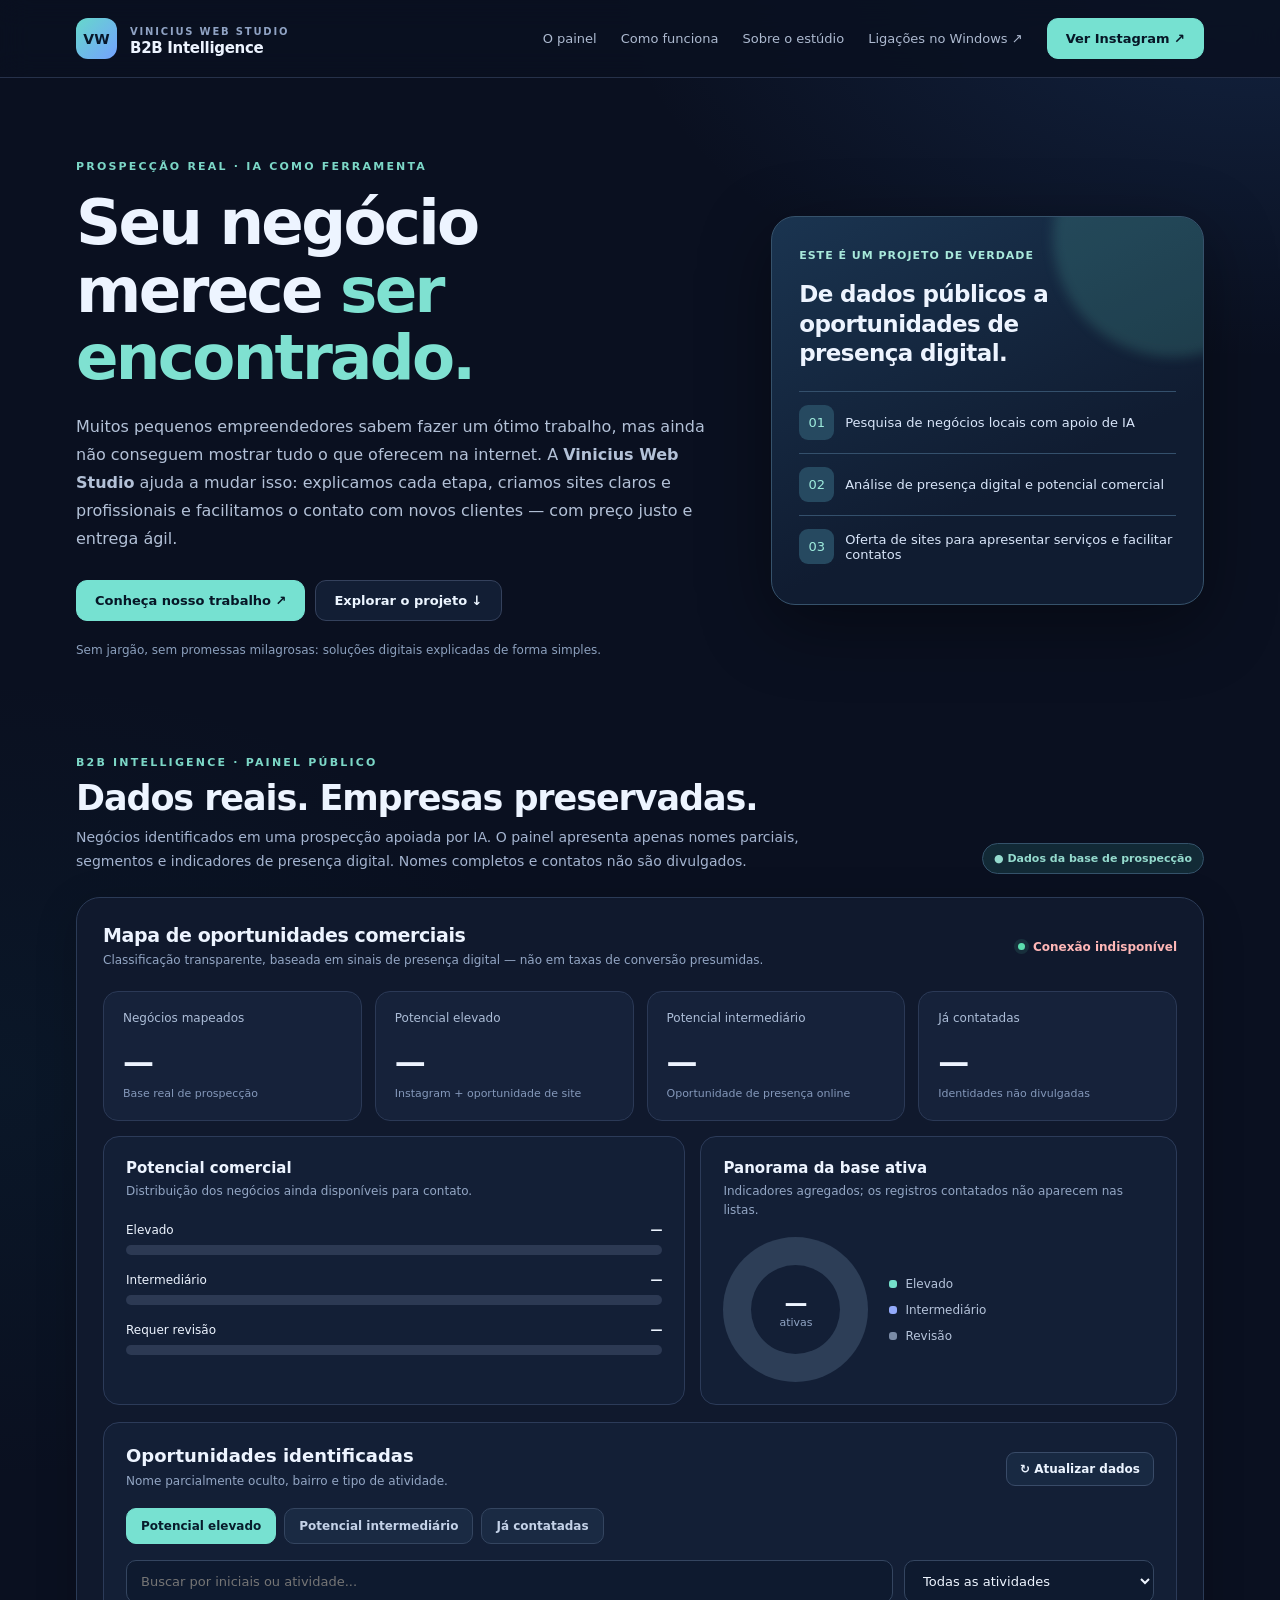
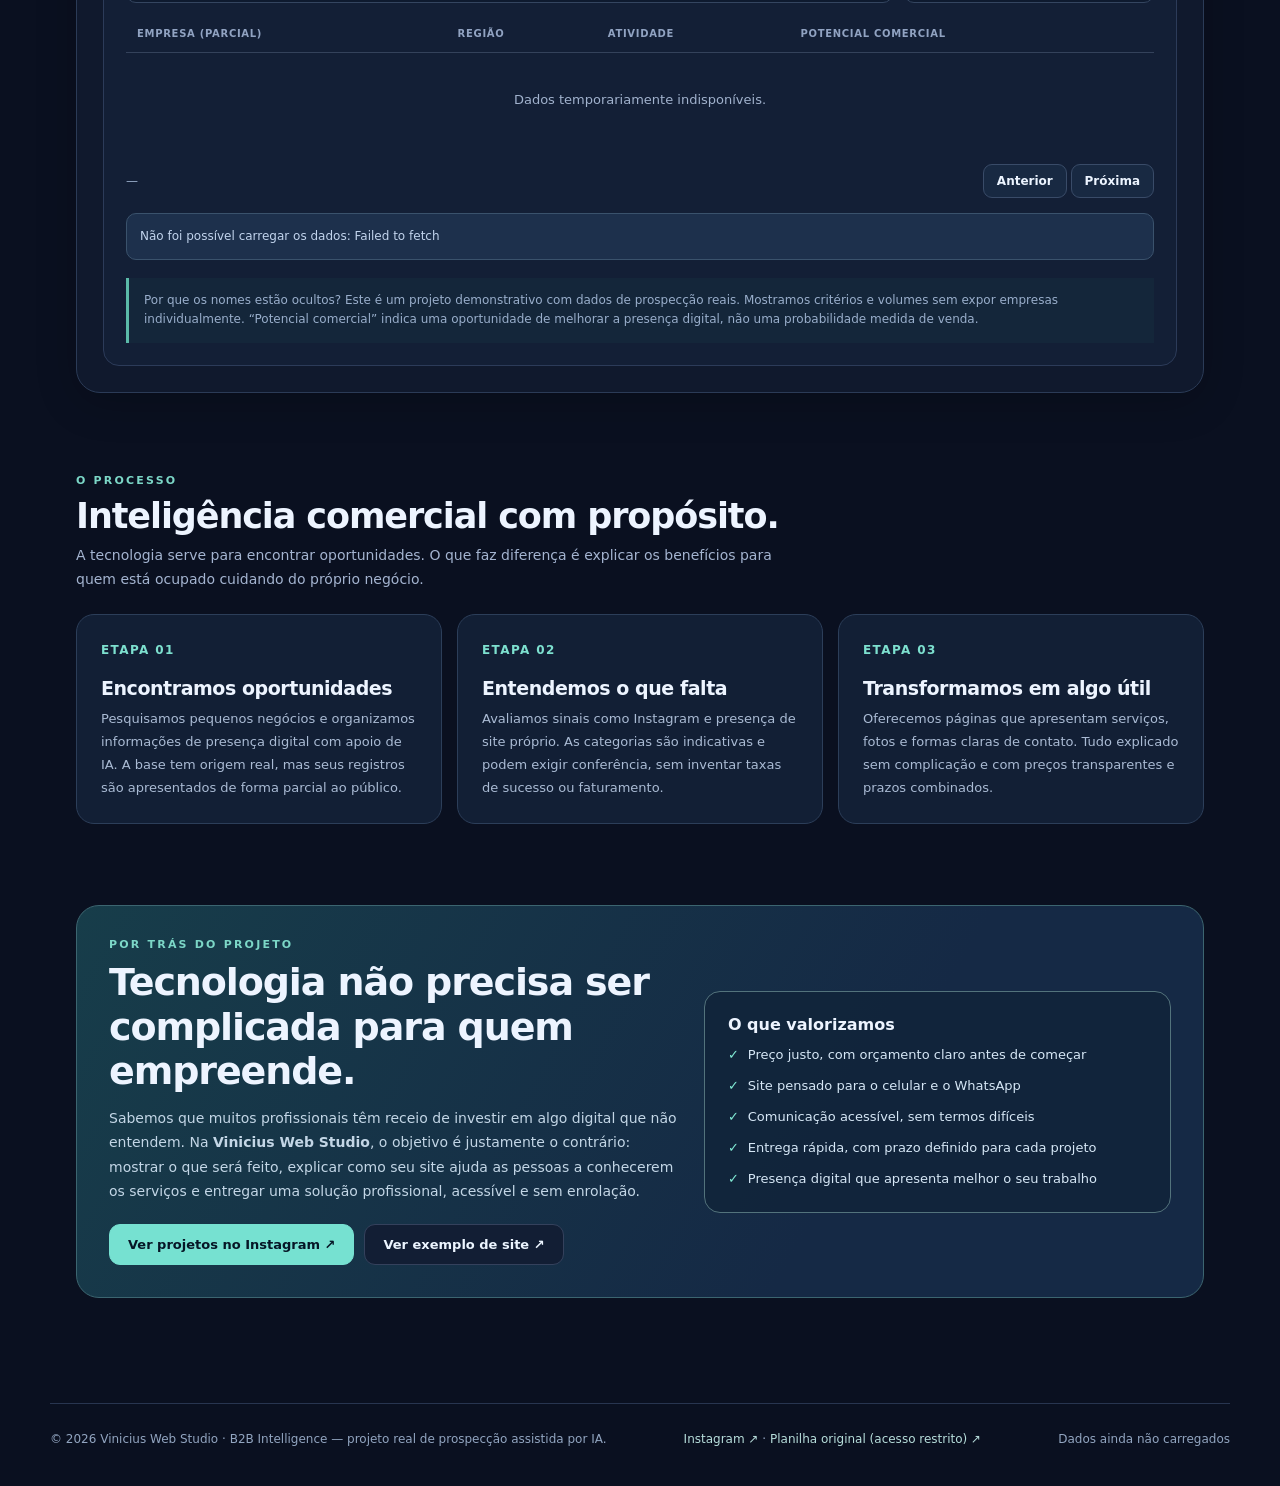
<file: index.html>
<!DOCTYPE html>
<html lang="pt-BR">

<head>
  <meta charset="UTF-8" />
  <meta name="viewport" content="width=device-width, initial-scale=1" />
  <meta name="theme-color" content="#0a1020" />
  <meta name="description"
    content="Vinicius Web Studio: sites profissionais para pequenos negócios com atendimento claro, preço justo e entregas ágeis. B2B Intelligence — dados reais de prospecção com apoio de IA." />
  <title>B2B Intelligence | Vinicius Web Studio</title>
  <style>
    :root {
      font-family: Inter, ui-sans-serif, system-ui, -apple-system, Segoe UI, sans-serif;
      color: #edf4ff;
      background: #0a1020;
      font-synthesis: none;
      scroll-behavior: smooth;
    }

    * {
      box-sizing: border-box;
    }

    body {
      margin: 0;
      overflow-x: hidden;
      background: radial-gradient(ellipse 650px 420px at 98% -2%, rgba(53, 110, 191, .22), transparent), radial-gradient(ellipse 560px 400px at 0 35%, rgba(12, 93, 122, .09), transparent), #0a1020;
    }

    a {
      color: inherit;
    }

    button,
    input,
    select {
      font: inherit;
    }

    button {
      cursor: pointer;
    }

    .shell {
      max-width: 1180px;
      margin: auto;
      padding: 0 26px;
    }

    .nav {
      border-bottom: 1px solid #26314a;
      background: rgba(10, 16, 32, .88);
      backdrop-filter: blur(14px);
      position: sticky;
      top: 0;
      z-index: 20;
    }

    .nav-inner {
      min-height: 77px;
      display: flex;
      align-items: center;
      justify-content: space-between;
      gap: 22px;
    }

    .brand {
      display: flex;
      align-items: center;
      gap: 13px;
      text-decoration: none;
    }

    .brand-logo {
      background: linear-gradient(135deg, #66d8cb, #74a2ff);
      color: #08172a;
      width: 41px;
      height: 41px;
      display: grid;
      place-items: center;
      border-radius: 12px;
      font-size: 14px;
      font-weight: 950;
    }

    .brand-text strong {
      display: block;
      font-size: 15px;
      letter-spacing: -.3px;
    }

    .brand-text small {
      color: #90a3c4;
      font-size: 10px;
      letter-spacing: 1.8px;
      font-weight: 700;
    }

    .navlinks {
      display: flex;
      align-items: center;
      gap: 24px;
    }

    .navlinks a:not(.btn) {
      font-size: 13px;
      color: #adbad0;
      text-decoration: none;
      white-space: nowrap;
    }

    .navlinks a:hover {
      color: #f0f8ff;
    }

    .btn {
      display: inline-flex;
      align-items: center;
      justify-content: center;
      gap: 9px;
      padding: 12px 18px;
      border-radius: 11px;
      text-decoration: none;
      font-size: 13px;
      font-weight: 750;
      border: 1px solid #425578;
      color: #ecf5ff;
      background: #172842;
      white-space: nowrap;
    }

    .btn:hover {
      filter: brightness(1.08);
      transform: translateY(-1px);
    }

    .btn-primary {
      color: #061626;
      background: #76e1d1;
      border-color: #76e1d1;
    }

    .btn-ghost {
      background: #121e34;
      border-color: #34415c;
    }

    .hero {
      padding: 82px 0 64px;
      display: grid;
      grid-template-columns: minmax(0, 1.2fr) minmax(300px, .8fr);
      gap: 46px;
      align-items: center;
    }

    .eyebrow {
      text-transform: uppercase;
      letter-spacing: 2.2px;
      color: #7cd7c7;
      font-size: 11px;
      font-weight: 800;
    }

    .hero h1 {
      font-size: clamp(36px, 4.9vw, 65px);
      letter-spacing: -2.7px;
      line-height: 1.08;
      margin: 16px 0 21px;
      max-width: 800px;
    }

    .hero h1 em {
      color: #7fe1d1;
      font-style: normal;
    }

    .hero .lead {
      color: #b3c1d7;
      line-height: 1.75;
      font-size: 16px;
      max-width: 630px;
      margin: 0 0 27px;
    }

    .actions {
      display: flex;
      gap: 10px;
      flex-wrap: wrap;
    }

    .footnote {
      color: #8ca0bd;
      font-size: 12px;
      margin-top: 20px;
      line-height: 1.65;
    }

    .hero-card {
      background: linear-gradient(155deg, #1a3450, #101c31 65%);
      border: 1px solid #36526b;
      border-radius: 24px;
      padding: 27px;
      box-shadow: 0 20px 70px #0006;
      position: relative;
      overflow: hidden;
    }

    .hero-card:before {
      content: "";
      position: absolute;
      right: -90px;
      top: -100px;
      width: 240px;
      height: 240px;
      border-radius: 50%;
      background: #64ddc42b;
      filter: blur(6px);
    }

    .hc-label {
      display: inline-block;
      font-size: 11px;
      font-weight: 750;
      color: #a8e9db;
      letter-spacing: 1px;
    }

    .hero-card h2 {
      font-size: 23px;
      line-height: 1.3;
      letter-spacing: -.6px;
      margin: 17px 0 22px;
      max-width: 260px;
      position: relative;
    }

    .hc-row {
      position: relative;
      display: flex;
      align-items: center;
      gap: 11px;
      padding: 13px 0;
      border-top: 1px solid #34506c;
      color: #d8e5f9;
      font-size: 13px;
    }

    .hc-icon {
      width: 35px;
      height: 35px;
      border-radius: 9px;
      background: #264960;
      display: grid;
      place-items: center;
      color: #9debdc;
      flex: none;
    }

    .section {
      padding: 31px 0 50px;
      scroll-margin-top: 95px;
    }

    .heading {
      display: flex;
      justify-content: space-between;
      align-items: end;
      gap: 22px;
      flex-wrap: wrap;
      margin-bottom: 23px;
    }

    .heading h2 {
      font-size: clamp(23px, 3vw, 35px);
      line-height: 1.15;
      letter-spacing: -1.1px;
      margin: 9px 0 8px;
    }

    .desc {
      color: #a4b4d0;
      max-width: 730px;
      line-height: 1.7;
      font-size: 14px;
      margin: 0;
    }

    .tag {
      display: inline-flex;
      align-items: center;
      gap: 7px;
      border: 1px solid #34526a;
      padding: 8px 11px;
      border-radius: 99px;
      color: #94dacd;
      background: #122a36;
      font-size: 11px;
      font-weight: 750;
      white-space: nowrap;
    }

    .dashboard {
      border: 1px solid #2b3b57;
      background: #10192d;
      border-radius: 24px;
      padding: 26px;
      box-shadow: 0 10px 42px #0003;
    }

    .dash-head {
      display: flex;
      justify-content: space-between;
      gap: 14px;
      align-items: center;
      flex-wrap: wrap;
      margin-bottom: 21px;
    }

    .dash-head h3 {
      margin: 0 0 5px;
      font-size: 19px;
      letter-spacing: -.4px;
    }

    .muted {
      font-size: 12px;
      line-height: 1.6;
      color: #93a6c4;
    }

    .live {
      display: inline-flex;
      align-items: center;
      gap: 8px;
      font-size: 12px;
      color: #88d6bd;
      font-weight: 700;
    }

    .live:before {
      content: "";
      width: 7px;
      height: 7px;
      border-radius: 50%;
      background: #5bddae;
      box-shadow: 0 0 0 4px #5bddae1d;
    }

    .stats {
      display: grid;
      grid-template-columns: repeat(4, minmax(0, 1fr));
      gap: 13px;
    }

    .stat {
      background: #16223a;
      border: 1px solid #2b3956;
      border-radius: 15px;
      padding: 19px;
      min-width: 0;
    }

    .stat small {
      font-size: 12px;
      color: #acbdd7;
      display: block;
      min-height: 20px;
    }

    .stat strong {
      display: block;
      font-size: 31px;
      letter-spacing: -1px;
      margin: 12px 0 3px;
    }

    .stat span {
      font-size: 11px;
      color: #8498ba;
    }

    .charts {
      display: grid;
      grid-template-columns: 1.1fr .9fr;
      gap: 15px;
      margin-top: 15px;
    }

    .card {
      background: #131f36;
      border: 1px solid #2c3b59;
      border-radius: 16px;
      padding: 22px;
      min-width: 0;
    }

    .card h4 {
      font-size: 15px;
      margin: 0 0 5px;
    }

    .bars {
      display: grid;
      gap: 18px;
      margin-top: 22px;
    }

    .bar-name {
      display: flex;
      justify-content: space-between;
      gap: 10px;
      font-size: 12px;
      margin-bottom: 8px;
    }

    .track {
      width: 100%;
      background: #2c3953;
      height: 10px;
      border-radius: 12px;
      overflow: hidden;
    }

    .fill {
      height: 100%;
      width: 0;
      border-radius: 12px;
      background: #75e0ca;
      transition: width .4s;
    }

    .fill.medium {
      background: #93aafb;
    }

    .fill.other {
      background: #7a8ba6;
    }

    .ring-row {
      display: flex;
      align-items: center;
      gap: 21px;
      margin-top: 17px;
    }

    .ring {
      position: relative;
      flex: none;
      display: grid;
      place-items: center;
      height: 145px;
      width: 145px;
      border-radius: 50%;
      background: #2d3e57;
    }

    .ring:after {
      content: "";
      position: absolute;
      inset: 28px;
      border-radius: 50%;
      background: #131f36;
    }

    .ring-center {
      z-index: 1;
      font-size: 23px;
      font-weight: 850;
      text-align: center;
    }

    .ring-center small {
      display: block;
      font-size: 11px;
      font-weight: 500;
      color: #90a4c4;
    }

    .legend {
      display: grid;
      gap: 12px;
    }

    .legend span {
      display: flex;
      align-items: center;
      gap: 8px;
      font-size: 12px;
      color: #b6c4db;
    }

    .legend i {
      width: 8px;
      height: 8px;
      border-radius: 3px;
      background: #75e0ca;
    }

    .legend i.med {
      background: #93aafb;
    }

    .legend i.other {
      background: #7a8ba6;
    }

    .directory {
      margin-top: 17px;
    }

    .dir-head {
      display: flex;
      justify-content: space-between;
      gap: 15px;
      align-items: center;
      flex-wrap: wrap;
      margin-bottom: 14px;
    }

    .dir-head h3 {
      font-size: 18px;
      margin: 0 0 6px;
    }

    .tabs {
      display: flex;
      gap: 8px;
      flex-wrap: wrap;
      margin: 16px 0;
    }

    .tabs button {
      padding: 10px 14px;
      border-radius: 10px;
      border: 1px solid #344560;
      background: #1a2a43;
      color: #c4d2e8;
      font-size: 12px;
      font-weight: 730;
    }

    .tabs button.active {
      background: #77e1d1;
      color: #081c2c;
      border-color: #77e1d1;
    }

    .filters {
      display: grid;
      grid-template-columns: 1fr 250px;
      gap: 11px;
      margin-bottom: 12px;
    }

    .filters input,
    .filters select {
      min-width: 0;
      width: 100%;
      padding: 12px 14px;
      background: #0e1a2f;
      border: 1px solid #344560;
      color: #eef5ff;
      border-radius: 10px;
      font-size: 13px;
    }

    .filters input:focus,
    .filters select:focus {
      outline: 2px solid #66d6ca;
      outline-offset: 1px;
    }

    .table-wrap {
      overflow-x: auto;
    }

    table {
      width: 100%;
      border-collapse: collapse;
      text-align: left;
    }

    th {
      font-size: 10px;
      color: #91a3c2;
      letter-spacing: .7px;
      padding: 13px 11px;
      border-bottom: 1px solid #34425b;
    }

    td {
      padding: 15px 11px;
      border-bottom: 1px solid #26344c;
      font-size: 13px;
      color: #d9e6f8;
    }

    tr:last-child td {
      border-bottom: none;
    }

    .business {
      display: flex;
      align-items: center;
      gap: 11px;
      min-width: 150px;
    }

    .avatar {
      width: 38px;
      height: 38px;
      border-radius: 11px;
      display: grid;
      place-items: center;
      font-weight: 800;
      color: #b7eee4;
      background: #214357;
      flex: none;
    }

    .alias {
      font-weight: 750;
    }

    .micro {
      font-size: 10px;
      color: #8499b7;
      margin-top: 4px;
    }

    .pill {
      display: inline-block;
      background: #1c463f;
      color: #92e1bf;
      padding: 6px 10px;
      border-radius: 99px;
      font-size: 11px;
      font-weight: 750;
      white-space: nowrap;
    }

    .pill.med {
      background: #2b3f66;
      color: #bfd2ff;
    }

    .pagination {
      display: flex;
      justify-content: space-between;
      align-items: center;
      gap: 15px;
      margin-top: 18px;
      flex-wrap: wrap;
      font-size: 12px;
      color: #99adca;
    }

    .pagination button,
    .refresh {
      padding: 9px 13px;
      border: 1px solid #394b68;
      border-radius: 9px;
      background: #182942;
      color: #ecf4ff;
      font-size: 12px;
      font-weight: 700;
    }

    .pagination button:disabled {
      opacity: .35;
      cursor: default;
    }

    .empty {
      padding: 36px 14px;
      text-align: center;
      color: #a1b2cd;
      line-height: 1.65;
    }

    .notice {
      color: #c2d4ed;
      background: #1d304c;
      border: 1px solid #3a526c;
      padding: 13px;
      border-radius: 10px;
      font-size: 12px;
      line-height: 1.6;
      margin-top: 15px;
    }

    .privacy {
      margin-top: 18px;
      color: #99aecb;
      font-size: 12px;
      line-height: 1.6;
      padding: 13px 15px;
      border-left: 3px solid #5bbaa9;
      background: #14263a;
    }

    .steps {
      display: grid;
      grid-template-columns: repeat(3, minmax(0, 1fr));
      gap: 15px;
    }

    .step {
      background: #121f35;
      border: 1px solid #2c3e59;
      border-radius: 18px;
      padding: 24px;
    }

    .step strong.num {
      font-size: 12px;
      color: #7de0cf;
      letter-spacing: 1.4px;
    }

    .step h3 {
      font-size: 19px;
      letter-spacing: -.45px;
      margin: 19px 0 9px;
    }

    .step p {
      margin: 0;
      color: #aabbd4;
      font-size: 13px;
      line-height: 1.75;
    }

    .pitch {
      display: grid;
      grid-template-columns: 1.1fr .9fr;
      gap: 24px;
      align-items: center;
      border: 1px solid #3c6570;
      background: linear-gradient(120deg, #173d4a, #152945 68%);
      border-radius: 23px;
      padding: 32px;
    }

    .pitch h2 {
      margin: 9px 0 12px;
      font-size: clamp(26px, 3.2vw, 38px);
      line-height: 1.17;
      letter-spacing: -1.1px;
    }

    .pitch p {
      color: #c3d6e6;
      line-height: 1.75;
      font-size: 14px;
      margin: 0 0 20px;
    }

    .pitch-aside {
      background: #102337ba;
      border: 1px solid #53737c;
      border-radius: 16px;
      padding: 23px;
    }

    .pitch-aside h3 {
      margin: 0 0 12px;
      font-size: 16px;
    }

    .pitch-aside ul {
      list-style: none;
      margin: 0;
      padding: 0;
      display: grid;
      gap: 13px;
    }

    .pitch-aside li {
      display: flex;
      gap: 9px;
      font-size: 13px;
      color: #d6e7f6;
      line-height: 1.4;
    }

    .pitch-aside li:before {
      content: '✓';
      color: #81ebd5;
      font-weight: 900;
    }

    .footer {
      border-top: 1px solid #283550;
      margin-top: 55px;
      padding: 28px 0 40px;
      color: #92a5c0;
      font-size: 12px;
      display: flex;
      justify-content: space-between;
      gap: 15px;
      flex-wrap: wrap;
      align-items: center;
    }

    .footer a {
      color: #b7dedb;
      text-decoration: none;
    }

    #setup {
      display: none;
      border: 1px dashed #5a7897;
      background: #182c43;
      border-radius: 14px;
      padding: 19px;
      margin-bottom: 18px;
    }

    .setup-row {
      display: flex;
      gap: 9px;
      margin-top: 11px;
    }

    .setup-row input {
      min-width: 0;
      flex: 1;
      padding: 12px;
      border-radius: 8px;
      background: #0f1d30;
      border: 1px solid #526a87;
      color: white;
    }

    .setup-row button {
      padding: 10px 16px;
      border-radius: 8px;
      border: 0;
      background: #80e1d0;
      color: #092138;
      font-weight: 800;
    }

    [hidden] {
      display: none !important;
    }

    @media(max-width:930px) {
      .hero {
        grid-template-columns: 1fr;
        gap: 28px;
        padding: 60px 0 30px
      }

      .hero-card {
        max-width: 600px
      }

      .navlinks a:not(.btn) {
        display: none
      }

      .charts,
      .pitch {
        grid-template-columns: 1fr
      }

      .stats {
        grid-template-columns: repeat(2, minmax(0, 1fr));
      }
    }

    @media(max-width:620px) {
      .shell {
        padding: 0 16px
      }

      .nav-inner {
        min-height: 65px
      }

      .hero {
        padding: 45px 0 28px
      }

      .hero h1 {
        letter-spacing: -1.8px
      }

      .hero .lead {
        font-size: 14px
      }

      .hero-card {
        padding: 23px
      }

      .dashboard {
        padding: 15px;
        border-radius: 17px
      }

      .stats {
        gap: 8px
      }

      .stat {
        padding: 14px
      }

      .stat strong {
        font-size: 26px
      }

      .charts {
        gap: 9px
      }

      .card {
        padding: 17px
      }

      .ring {
        width: 116px;
        height: 116px
      }

      .ring:after {
        inset: 23px
      }

      .ring-row {
        gap: 12px
      }

      .filters {
        grid-template-columns: 1fr
      }

      .steps {
        grid-template-columns: 1fr
      }

      .pitch {
        padding: 23px
      }

      .actions .btn {
        white-space: normal;
        text-align: center
      }

      .setup-row {
        flex-direction: column
      }

      .navlinks .btn {
        font-size: 11px;
        padding: 10px 11px
      }

      .brand-text strong {
        font-size: 12px
      }

      .brand-logo {
        width: 36px;
        height: 36px;
        font-size: 11px
      }
    }

    @media(max-width:380px) {
      .stats {
        grid-template-columns: 1fr 1fr
      }

      .stat small {
        font-size: 11px
      }

      .ring-row {
        flex-direction: column;
        align-items: start
      }

      .tabs button {
        font-size: 11px;
        padding: 9px
      }
    }
  </style>
</head>

<body>
  <header class="nav">
    <div class="shell nav-inner">
      <a class="brand" href="#inicio" aria-label="Vinicius Web Studio, voltar ao início">
        <span class="brand-logo">VW</span>
        <span class="brand-text"><small>VINICIUS WEB STUDIO</small><strong>B2B Intelligence</strong></span>
      </a>
      <nav class="navlinks" aria-label="Navegação">
        <a href="#painel">O painel</a><a href="#metodo">Como funciona</a><a href="#servicos">Sobre o estúdio</a>
        <a href="http://127.0.0.1:3842/" target="_blank" rel="noopener noreferrer"
          title="Abra Iniciar.cmd no Windows antes de acessar">Ligações no Windows ↗</a>
        <a class="btn btn-primary" href="https://www.instagram.com/vinicius.webstudio/" target="_blank"
          rel="noopener noreferrer">Ver Instagram ↗</a>
      </nav>
    </div>
  </header>
  <main class="shell" id="inicio">
    <section class="hero" aria-label="Apresentação">
      <div>
        <div class="eyebrow">PROSPECÇÃO REAL · IA COMO FERRAMENTA</div>
        <h1>Seu negócio merece <em>ser encontrado.</em></h1>
        <p class="lead">Muitos pequenos empreendedores sabem fazer um ótimo trabalho, mas ainda não conseguem mostrar
          tudo o que oferecem na internet. A <strong>Vinicius Web Studio</strong> ajuda a mudar isso: explicamos cada
          etapa, criamos sites claros e profissionais e facilitamos o contato com novos clientes — com preço justo e
          entrega ágil.</p>
        <div class="actions">
          <a class="btn btn-primary" href="https://www.instagram.com/vinicius.webstudio/" target="_blank"
            rel="noopener noreferrer">Conheça nosso trabalho ↗</a>
          <a class="btn btn-ghost" href="#painel">Explorar o projeto ↓</a>
        </div>
        <div class="footnote">Sem jargão, sem promessas milagrosas: soluções digitais explicadas de forma simples.</div>
      </div>
      <aside class="hero-card">
        <span class="hc-label">ESTE É UM PROJETO DE VERDADE</span>
        <h2>De dados públicos a oportunidades de presença digital.</h2>
        <div class="hc-row"><span class="hc-icon">01</span> Pesquisa de negócios locais com apoio de IA</div>
        <div class="hc-row"><span class="hc-icon">02</span> Análise de presença digital e potencial comercial</div>
        <div class="hc-row"><span class="hc-icon">03</span> Oferta de sites para apresentar serviços e facilitar
          contatos</div>
      </aside>
    </section>

    <section class="section" id="painel">
      <div class="heading">
        <div>
          <div class="eyebrow">B2B INTELLIGENCE · PAINEL PÚBLICO</div>
          <h2>Dados reais. Empresas preservadas.</h2>
          <p class="desc">Negócios identificados em uma prospecção apoiada por IA. O painel apresenta apenas nomes
            parciais, segmentos e indicadores de presença digital. Nomes completos e contatos não são divulgados.</p>
        </div>
        <span class="tag">● Dados da base de prospecção</span>
      </div>
      <div class="dashboard">
        <div id="setup"><strong>Conectar o dashboard ao seu Cloudflare Worker</strong>
          <p class="muted">Insira o endereço da API para testar. Para que visitantes também recebam os dados, configure
            o endereço dentro do arquivo index.html antes de publicar.</p>
          <div class="setup-row"><input type="url" id="apiInput" placeholder="https://seu-worker.workers.dev" /><button
              id="saveApi">Conectar</button></div>
        </div>
        <div class="dash-head">
          <div>
            <h3>Mapa de oportunidades comerciais</h3>
            <div class="muted">Classificação transparente, baseada em sinais de presença digital — não em taxas de
              conversão presumidas.</div>
          </div><span class="live" id="connection" aria-live="polite">Carregando...</span>
        </div>
        <div class="stats" aria-label="Indicadores da prospecção">
          <article class="stat"><small>Negócios mapeados</small><strong id="total">—</strong><span>Base real de
              prospecção</span></article>
          <article class="stat"><small>Potencial elevado</small><strong id="alta">—</strong><span>Instagram +
              oportunidade de site</span></article>
          <article class="stat"><small>Potencial intermediário</small><strong id="media">—</strong><span>Oportunidade de
              presença online</span></article>
          <article class="stat"><small>Já contatadas</small><strong id="contatadas">—</strong><span>Identidades não
              divulgadas</span></article>
        </div>
        <div class="charts">
          <div class="card">
            <h4>Potencial comercial</h4>
            <div class="muted">Distribuição dos negócios ainda disponíveis para contato.</div>
            <div class="bars">
              <div>
                <div class="bar-name"><span>Elevado</span><b id="altaBarN">—</b></div>
                <div class="track">
                  <div class="fill" id="altaBar"></div>
                </div>
              </div>
              <div>
                <div class="bar-name"><span>Intermediário</span><b id="mediaBarN">—</b></div>
                <div class="track">
                  <div class="fill medium" id="mediaBar"></div>
                </div>
              </div>
              <div>
                <div class="bar-name"><span>Requer revisão</span><b id="revisarBarN">—</b></div>
                <div class="track">
                  <div class="fill other" id="revisarBar"></div>
                </div>
              </div>
            </div>
          </div>
          <div class="card">
            <h4>Panorama da base ativa</h4>
            <div class="muted">Indicadores agregados; os registros contatados não aparecem nas listas.</div>
            <div class="ring-row">
              <div class="ring" id="ring">
                <div class="ring-center" id="activeTotal">—<small>ativas</small></div>
              </div>
              <div class="legend"><span><i></i> Elevado</span><span><i class="med"></i> Intermediário</span><span><i
                    class="other"></i> Revisão</span></div>
            </div>
          </div>
        </div>
        <div class="card directory">
          <div class="dir-head">
            <div>
              <h3>Oportunidades identificadas</h3>
              <div class="muted">Nome parcialmente oculto, bairro e tipo de atividade.</div>
            </div><button class="refresh" id="reload" type="button">↻ Atualizar dados</button>
          </div>
          <div class="tabs" role="tablist" aria-label="Categorias de potencial"><button type="button" class="active"
              id="tabAlta" data-tab="alta" role="tab" aria-selected="true">Potencial elevado</button><button
              type="button" id="tabMedia" data-tab="media" role="tab" aria-selected="false">Potencial
              intermediário</button><button type="button" id="tabContatadas" data-tab="contatadas" role="tab"
              aria-selected="false">Já contatadas</button></div>
          <div id="listArea">
            <div class="filters"><input id="search" type="search" placeholder="Buscar por iniciais ou atividade..."
                aria-label="Buscar oportunidades" /><select id="segmento" aria-label="Filtrar por especialidade">
                <option value="">Todas as atividades</option>
              </select></div>
            <div class="table-wrap">
              <table>
                <thead>
                  <tr>
                    <th>EMPRESA (PARCIAL)</th>
                    <th>REGIÃO</th>
                    <th>ATIVIDADE</th>
                    <th>POTENCIAL COMERCIAL</th>
                  </tr>
                </thead>
                <tbody id="rows">
                  <tr>
                    <td colspan="4" class="empty">Buscando dados...</td>
                  </tr>
                </tbody>
              </table>
            </div>
            <div class="pagination"><span id="showing">—</span>
              <div><button type="button" id="prev">Anterior</button> <button type="button" id="next">Próxima</button>
              </div>
            </div>
          </div>
          <div id="contactArea" hidden class="empty">As empresas já contatadas continuam na planilha privada e não são
            identificadas aqui.<div style="font-size:29px;font-weight:900;color:#e4f7f3;margin-top:10px"
              id="contactCount">—</div>
            <div>empresas contatadas</div>
          </div>
          <div id="message" class="notice" hidden role="alert"></div>
          <div class="privacy">Por que os nomes estão ocultos? Este é um projeto demonstrativo com dados de prospecção
            reais. Mostramos critérios e volumes sem expor empresas individualmente. “Potencial comercial” indica uma
            oportunidade de melhorar a presença digital, não uma probabilidade medida de venda.</div>
        </div>
      </div>
    </section>

    <section class="section" id="metodo">
      <div class="heading">
        <div>
          <div class="eyebrow">O PROCESSO</div>
          <h2>Inteligência comercial com propósito.</h2>
          <p class="desc">A tecnologia serve para encontrar oportunidades. O que faz diferença é explicar os benefícios
            para quem está ocupado cuidando do próprio negócio.</p>
        </div>
      </div>
      <div class="steps">
        <article class="step"><strong class="num">ETAPA 01</strong>
          <h3>Encontramos oportunidades</h3>
          <p>Pesquisamos pequenos negócios e organizamos informações de presença digital com apoio de IA. A base tem
            origem real, mas seus registros são apresentados de forma parcial ao público.</p>
        </article>
        <article class="step"><strong class="num">ETAPA 02</strong>
          <h3>Entendemos o que falta</h3>
          <p>Avaliamos sinais como Instagram e presença de site próprio. As categorias são indicativas e podem exigir
            conferência, sem inventar taxas de sucesso ou faturamento.</p>
        </article>
        <article class="step"><strong class="num">ETAPA 03</strong>
          <h3>Transformamos em algo útil</h3>
          <p>Oferecemos páginas que apresentam serviços, fotos e formas claras de contato. Tudo explicado sem
            complicação e com preços transparentes e prazos combinados.</p>
        </article>
      </div>
    </section>

    <section class="section" id="servicos">
      <div class="pitch">
        <div>
          <div class="eyebrow">POR TRÁS DO PROJETO</div>
          <h2>Tecnologia não precisa ser complicada para quem empreende.</h2>
          <p>Sabemos que muitos profissionais têm receio de investir em algo digital que não entendem. Na
            <strong>Vinicius Web Studio</strong>, o objetivo é justamente o contrário: mostrar o que será feito,
            explicar como seu site ajuda as pessoas a conhecerem os serviços e entregar uma solução profissional,
            acessível e sem enrolação.</p>
          <div class="actions"><a class="btn btn-primary" href="https://www.instagram.com/vinicius.webstudio/"
              target="_blank" rel="noopener noreferrer">Ver projetos no Instagram ↗</a><a class="btn btn-ghost"
              href="https://salao-de-beleza.conectaweb.workers.dev/" target="_blank" rel="noopener noreferrer">Ver
              exemplo de site ↗</a></div>
        </div>
        <aside class="pitch-aside">
          <h3>O que valorizamos</h3>
          <ul>
            <li>Preço justo, com orçamento claro antes de começar</li>
            <li>Site pensado para o celular e o WhatsApp</li>
            <li>Comunicação acessível, sem termos difíceis</li>
            <li>Entrega rápida, com prazo definido para cada projeto</li>
            <li>Presença digital que apresenta melhor o seu trabalho</li>
          </ul>
        </aside>
      </div>
    </section>
  </main>
  <footer class="shell footer"><span>© <span id="year"></span> Vinicius Web Studio · B2B Intelligence — projeto real de
      prospecção assistida por IA.</span>
    <div><a href="https://www.instagram.com/vinicius.webstudio/" target="_blank" rel="noopener noreferrer">Instagram
        ↗</a> · <a href="https://docs.google.com/spreadsheets/d/1eUBhqHbmZTTvI5diD3n3Czi-D1hWTT7uabBAUtSP3-4/edit"
        target="_blank" rel="noopener noreferrer">Planilha original (acesso restrito) ↗</a></div><span
      id="lastUpdate">Dados ainda não carregados</span>
  </footer>
  <script>

    const WORKER_URL = "https://prospeccao-b2b-api.conectaweb.workers.dev/";
    const $ = id => document.getElementById(id);
    let dados = null, abaAtual = 'alta', pagina = 0;
    const tamanhoPagina = 12;
    const escapar = x => String(x ?? '').replace(/[&<>"']/g, c => ({ '&': '&amp;', '<': '&lt;', '>': '&gt;', '"': '&quot;', "'": '&#39;' }[c]));
    const numero = n => Number(n || 0).toLocaleString('pt-BR');
    function apiUrl() { return (WORKER_URL || localStorage.getItem('b2bWorkerUrl') || '').replace(/\/+$/, ''); }
    function estado(mensagem, erro = false) { $('connection').textContent = mensagem; $('connection').style.color = erro ? '#ffb7b7' : '#88d6bd'; }
    async function carregar() {
      const url = apiUrl();
      if (!url) { $('setup').style.display = 'block'; estado('API pendente', true); $('rows').innerHTML = '<tr><td colspan="4" class="empty">Conecte o endereço do seu Worker para ver os indicadores.</td></tr>'; return; }
      $('setup').style.display = 'none'; $('message').hidden = true; estado('Atualizando...');
      try {
        const resposta = await fetch(url, { cache: 'no-store' });
        if (!resposta.ok) throw Error('Resposta HTTP ' + resposta.status);
        const json = await resposta.json();
        if (!json.indicadores || !Array.isArray(json.abas?.alta) || !Array.isArray(json.abas?.media)) throw Error(json.erro || 'Formato da API inválido');
        const registros = [...json.abas.alta, ...json.abas.media];

        if (registros.some(e => !e.rotulo || 'nome' in e || 'bairro' in e)) {
          throw Error('API antiga ou não anonimizada. Atualize o Worker usando o arquivo worker.js antes de publicar');
        }
        dados = json; atualizar(); estado('Dados atualizados');
      } catch (err) {
        estado('Conexão indisponível', true); $('message').hidden = false;
        $('message').textContent = 'Não foi possível carregar os dados: ' + err.message;
        $('rows').innerHTML = '<tr><td colspan="4" class="empty">Dados temporariamente indisponíveis.</td></tr>';
        if (!WORKER_URL) $('setup').style.display = 'block';
      }
    }
    function atualizar() {
      const i = dados.indicadores; const alto = Number(i.alta || 0), medio = Number(i.media || 0), revisar = Number(i.revisar || 0), contatadas = Number(i.contatadas || 0), ativas = alto + medio + revisar;
      for (const [nome, valor] of Object.entries({ total: i.total, alta: alto, media: medio, contatadas })) $(nome).textContent = numero(valor);
      for (const [id, val] of Object.entries({ alta: alto, media: medio, revisar })) { $(`${id}BarN`).textContent = numero(val); $(`${id}Bar`).style.width = `${ativas ? (val / ativas) * 100 : 0}%`; }
      $('ring').style.background = ativas ? `conic-gradient(#75e0ca 0 ${alto / ativas * 100}%,#93aafb ${alto / ativas * 100}% ${(alto + medio) / ativas * 100}%,#7a8ba6 ${(alto + medio) / ativas * 100}% 100%)` : '#28364d';
      $('activeTotal').innerHTML = `${numero(ativas)}<small>ativas</small>`;
      $('contactCount').textContent = numero(contatadas);
      $('lastUpdate').textContent = 'Consulta: ' + (dados.atualizadoEm ? new Date(dados.atualizadoEm).toLocaleString('pt-BR') : 'agora');
      pagina = 0; montarSegmentos(); renderizar();
    }
    function lista() { return Array.isArray(dados?.abas?.[abaAtual]) ? dados.abas[abaAtual] : []; }
    function montarSegmentos() {
      const atual = $('segmento').value;
      const nichos = [...new Set(lista().map(e => e.especialidade).filter(Boolean))].sort((a, b) => a.localeCompare(b, 'pt-BR'));
      $('segmento').innerHTML = '<option value="">Todas as atividades</option>' + nichos.map(x => `<option value="${escapar(x)}">${escapar(x)}</option>`).join('');
      if (nichos.includes(atual)) $('segmento').value = atual;
    }
    function renderizar() {
      const contatada = abaAtual === 'contatadas'; $('listArea').hidden = contatada; $('contactArea').hidden = !contatada;
      for (const x of ['alta', 'media', 'contatadas']) { const botao = $('tab' + x[0].toUpperCase() + x.slice(1)); botao.classList.toggle('active', abaAtual === x); botao.setAttribute('aria-selected', abaAtual === x ? 'true' : 'false'); }
      if (contatada) return;
      const pesquisa = $('search').value.trim().toLocaleLowerCase('pt-BR'), filtro = $('segmento').value;
      const filtrados = lista().filter(x => (!filtro || x.especialidade === filtro) && [x.rotulo, x.codigo, x.especialidade, x.regiao].some(y => String(y || '').toLocaleLowerCase('pt-BR').includes(pesquisa)));
      const paginas = Math.max(1, Math.ceil(filtrados.length / tamanhoPagina)); pagina = Math.min(pagina, paginas - 1);
      const visiveis = filtrados.slice(pagina * tamanhoPagina, (pagina + 1) * tamanhoPagina);
      $('rows').innerHTML = visiveis.length ? visiveis.map(e => `<tr><td><div class="business"><span class="avatar">${escapar(String(e.rotulo).slice(0, 2))}</span><div><div class="alias">${escapar(e.rotulo)}</div><div class="micro">${escapar(e.codigo)}</div></div></div></td><td>${escapar(e.regiao || 'São Paulo e região')}</td><td>${escapar(e.especialidade)}</td><td><span class="pill ${abaAtual === 'media' ? 'med' : ''}">${abaAtual === 'alta' ? 'Elevado' : 'Intermediário'}</span></td></tr>`).join('') : '<tr><td colspan="4" class="empty">Nenhum registro encontrado nesta categoria.</td></tr>';
      $('showing').textContent = `${numero(filtrados.length)} oportunidades · página ${pagina + 1} de ${paginas}`;
      $('prev').disabled = pagina === 0; $('next').disabled = pagina >= paginas - 1;
    }
    for (const botao of document.querySelectorAll('[data-tab]')) botao.addEventListener('click', () => { abaAtual = botao.dataset.tab; pagina = 0; $('search').value = ''; montarSegmentos(); renderizar(); });
    $('search').addEventListener('input', () => { pagina = 0; renderizar(); }); $('segmento').addEventListener('change', () => { pagina = 0; renderizar(); });
    $('prev').onclick = () => { pagina--; renderizar(); }; $('next').onclick = () => { pagina++; renderizar(); }; $('reload').onclick = carregar;
    $('saveApi').onclick = () => { const valor = $('apiInput').value.trim(); if (!/^https:\/\/[a-z0-9.-]+\.workers\.dev\/?$/i.test(valor)) { alert('Informe uma URL válida que termine em workers.dev'); return; } localStorage.setItem('b2bWorkerUrl', valor); carregar(); };
    $('year').textContent = new Date().getFullYear(); carregar();
  </script>
</body>

</html>
</file>
